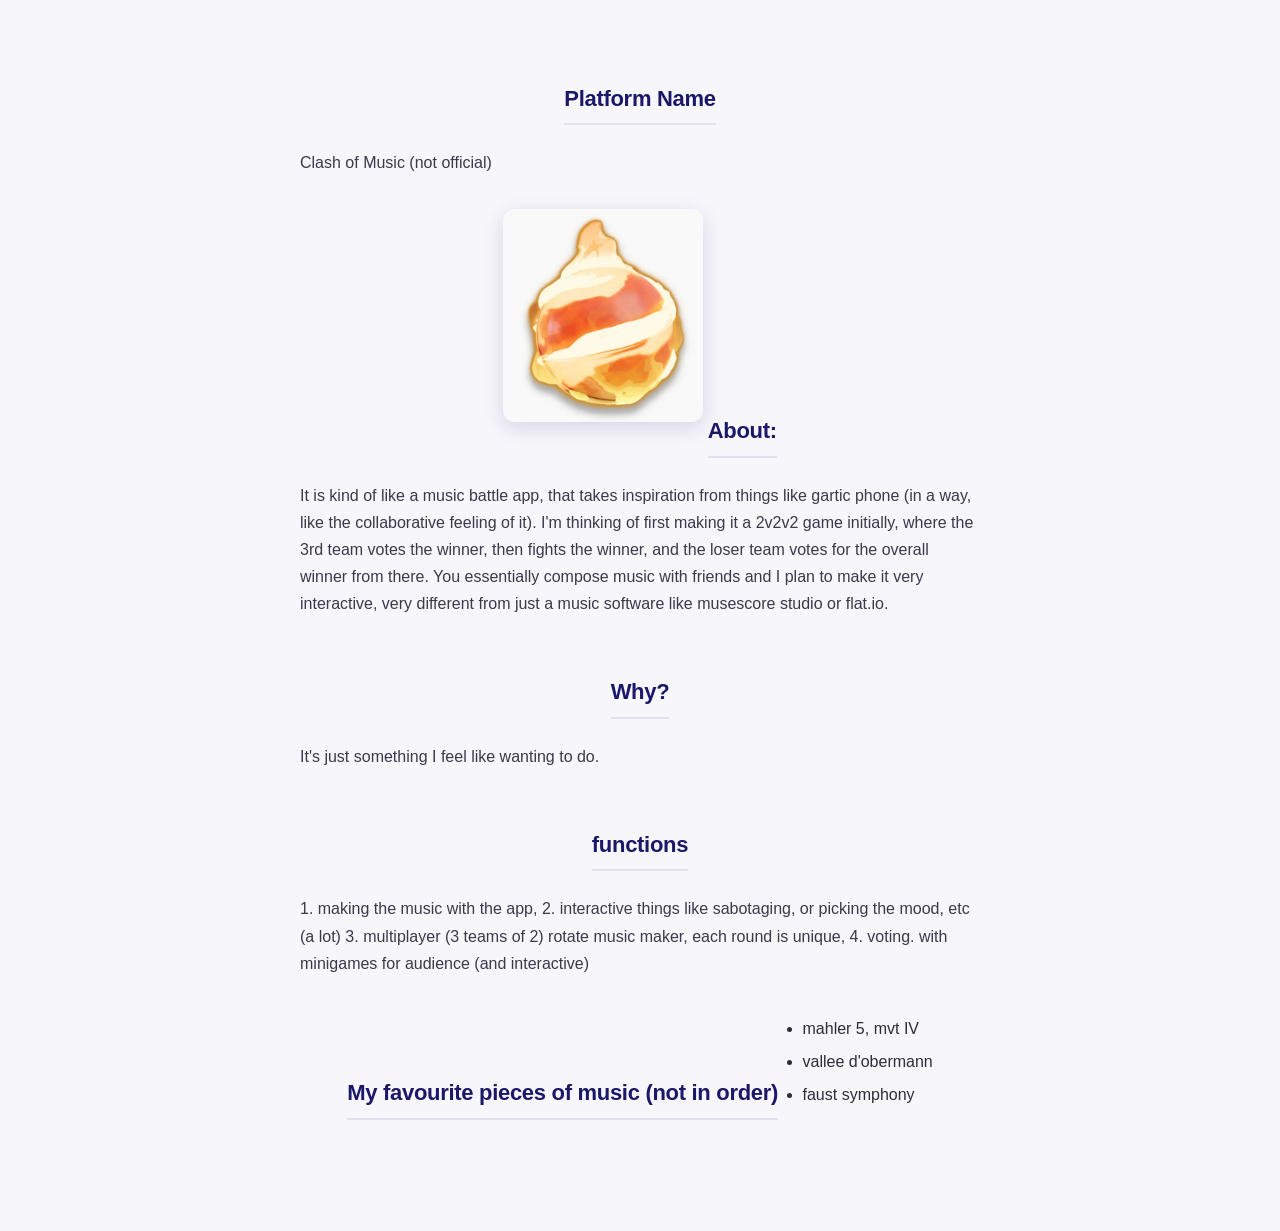
<file: index.html>
<!DOCTYPE html> 
<html>
<head>
    <title>Intro Maybe</title>
    <link rel="icon" type="image/png" href="test.png">
    <link rel="stylesheet" href="style.css">
</head>
<body>
    <h2>Platform Name</h2>
    <p>Clash of Music (not official)</p>
    <img src="test2.png" width="200">
    <h2>About:</h2>
    <p>It is kind of like a music battle app, that takes inspiration from things like
        gartic phone (in a way, like the collaborative feeling of it). I'm thinking of
        first making it a 2v2v2 game initially, where the 3rd team votes the winner,
        then fights the winner, and the loser team votes for the overall winner from there.
        You essentially compose music with friends and I plan to make it very interactive,
        very different from just a music software like musescore studio or flat.io.
    </p>
    <h2>Why?</h2>
    <p>It's just something I feel like wanting to do.</p>
    <h2>functions</h2>
    <p>1. making the music with the app, 2. interactive things like sabotaging, or picking the mood, etc (a lot)
        3. multiplayer (3 teams of 2) rotate music maker, each round is unique,
        4.  voting. with minigames for audience (and interactive)
    </p>
    <h2>My favourite pieces of music (not in order)</h2>
    <ul>
        <li>mahler 5, mvt IV</li>
        <li>vallee d'obermann</li>
        <li>faust symphony</li>
    </ul>
</body>
</html>
</file>
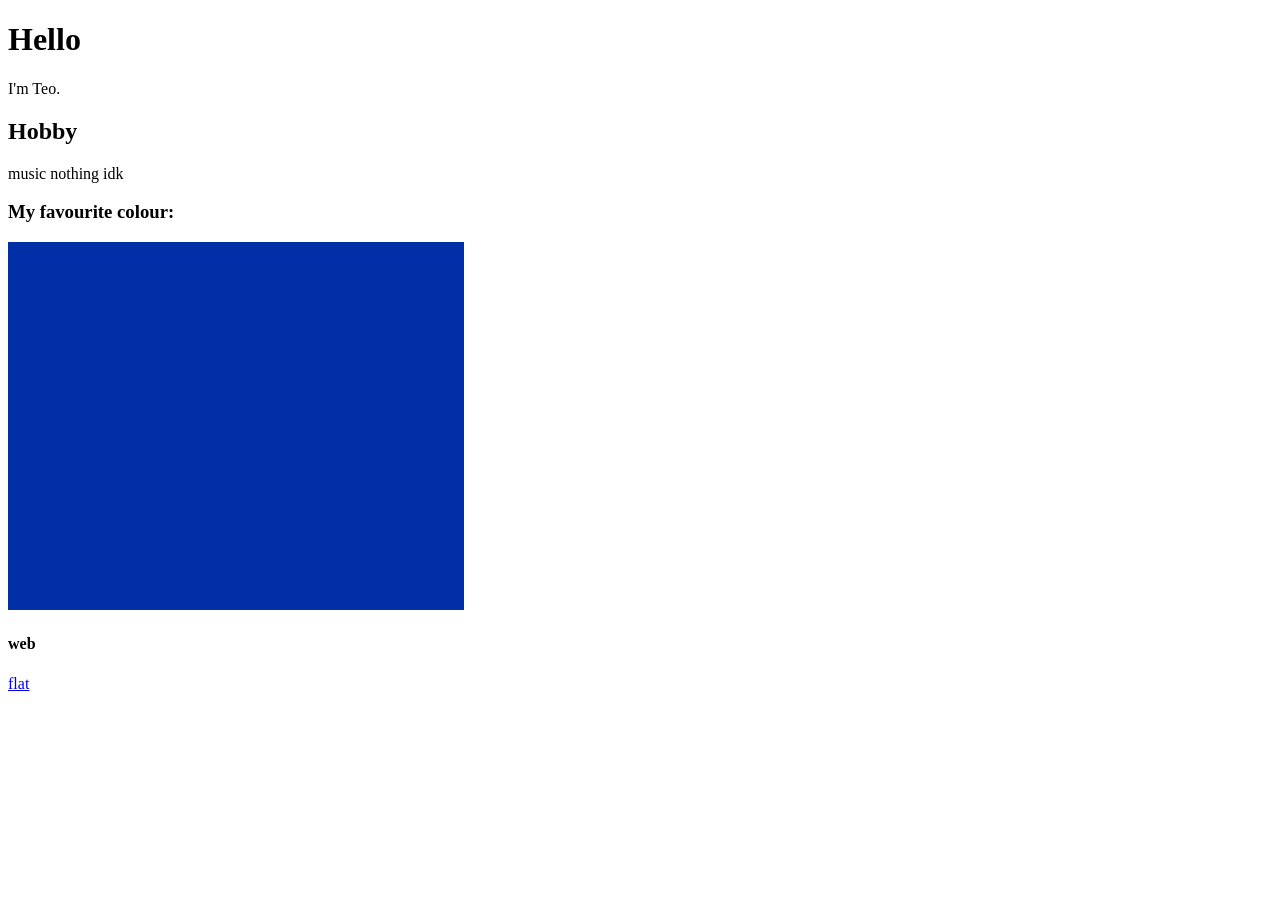
<file: test.html>
<!DOCTYPE html>
<html>
<head>
    <title>My Intro.</title>
</head>
<body>
    <h1>Hello</h1>
    <p>I'm Teo.</p>
    <h2>Hobby</h2>
    <p>
        music
        nothing
        idk
    </p>
    <h3>My favourite colour:</h3>
    <img src = "colour_img.png">
    <h4>web</h4>
    <a href="https://flat.io">flat</a>

    
</body>
</html>
</file>
<file: style.css>
body {
    max-width: 680px;
    margin: 40px auto;
    padding: 0 24px 60px;
    font-family: -apple-system, "Segoe UI", sans-serif;
    line-height: 1.7;
    color: #2d2d3a;
    text-align: center;
    background: #f7f6fb;
}

h2 {
    margin-top: 40px;
    margin-bottom: 8px;
    color: #1b1869;
    font-size: 22px;
    letter-spacing: -0.3px;
    border-bottom: 2px solid #e3e0f0;
    padding-bottom: 6px;
    display: inline-block;
}

p {
    text-align: left;
    color: #3a3a48;
}

img {
    border-radius: 12px;
    margin: 16px 0;
    box-shadow: 0 6px 20px rgba(27, 24, 105, 0.15);
}

ul {
    display: inline-block;
    text-align: left;
    padding-left: 20px;
}

li {
    margin: 6px 0;
}
</file>
